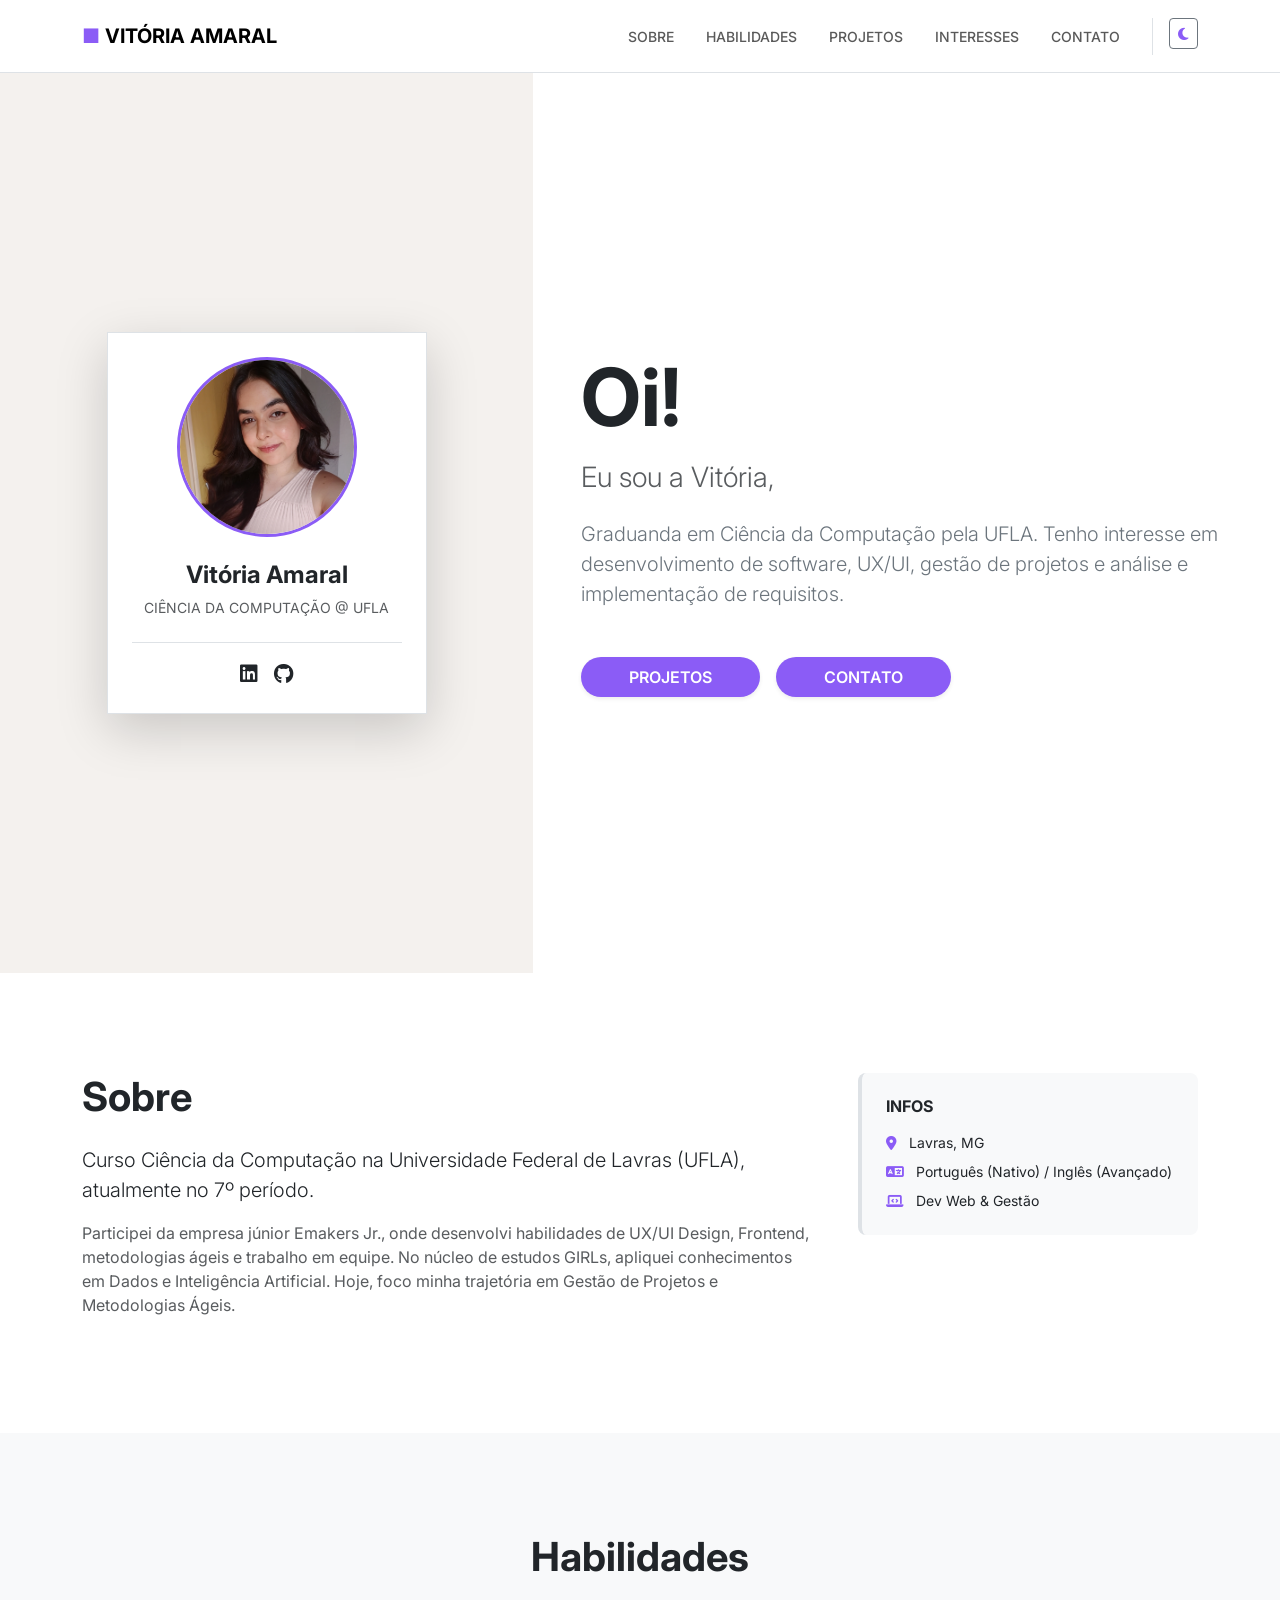
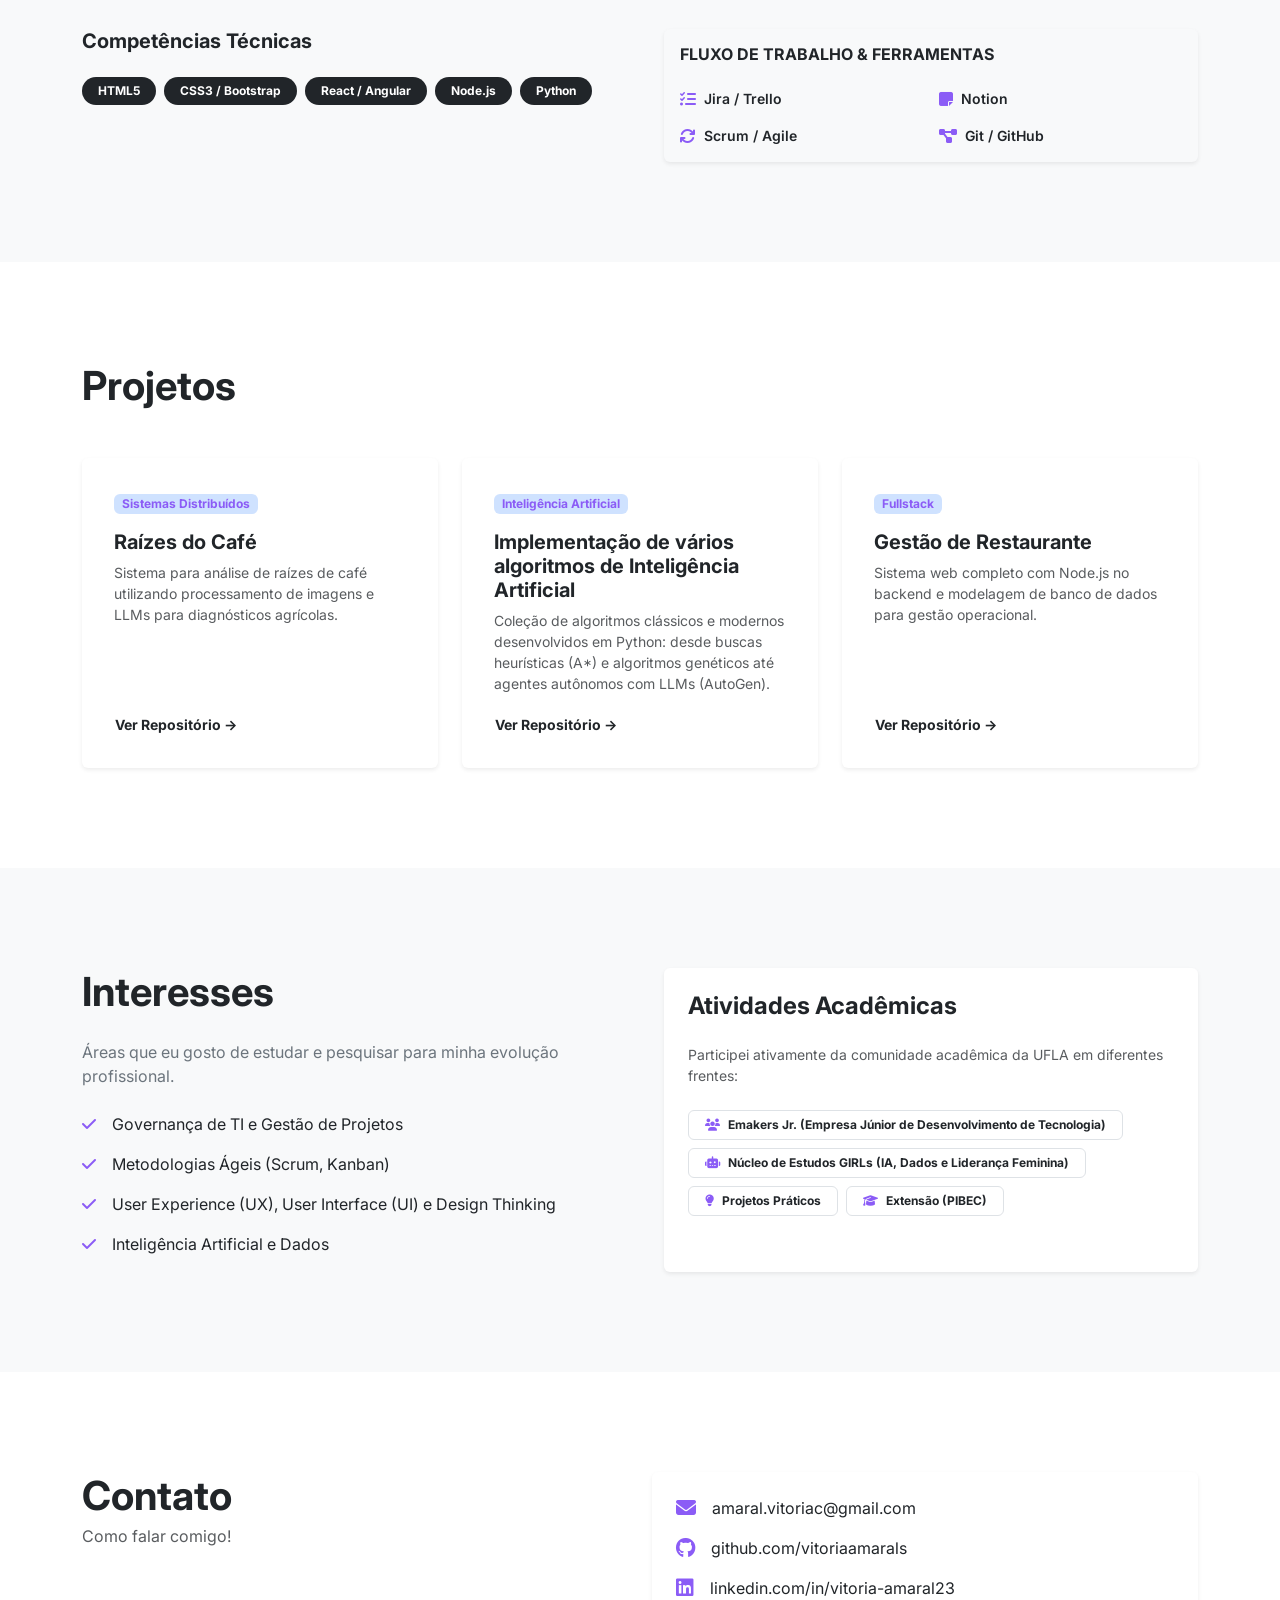
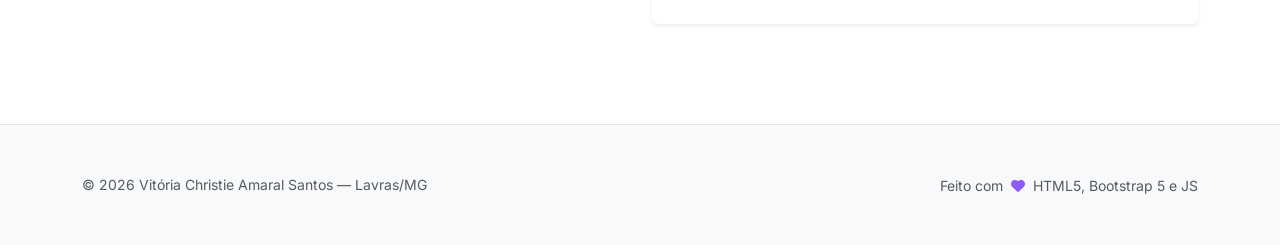
<file: bootstrap/index.html>
<!DOCTYPE html>
<html lang="pt-BR" data-bs-theme="light">
<head>
    <meta charset="utf-8">
    <meta name="viewport" content="width=device-width, initial-scale=1.0">
    <title>Vitória Amaral | Portfólio </title>

    <link href="https://cdn.jsdelivr.net/npm/bootstrap@5.3.3/dist/css/bootstrap.min.css" rel="stylesheet">
    <link rel="stylesheet" href="https://cdnjs.cloudflare.com/ajax/libs/font-awesome/6.5.0/css/all.min.css">
    <link href="https://fonts.googleapis.com/css2?family=Inter:wght@300;400;600;700&display=swap" rel="stylesheet">
    <link rel="stylesheet" href="styles.css">
</head>
<body>

    <nav class="navbar navbar-expand-lg border-bottom sticky-top bg-body py-3">
        <div class="container">
            <a class="navbar-brand fw-bold" href="#top">
                <span class="text-primary">■</span> VITÓRIA AMARAL <span class="text-body-secondary fw-light fs-6"></span>
            </a>
            <button class="navbar-toggler" type="button" data-bs-toggle="collapse" data-bs-target="#navContent">
                <span class="navbar-toggler-icon"></span>
            </button>
            <div class="collapse navbar-collapse" id="navContent">
                <ul class="navbar-nav ms-auto gap-3 fw-medium small">
                    <li class="nav-item"><a class="nav-link" href="#sobre">SOBRE</a></li>
                    <li class="nav-item"><a class="nav-link" href="#habilidades">HABILIDADES</a></li>
                    <li class="nav-item"><a class="nav-link" href="#projetos">PROJETOS</a></li>
                    <li class="nav-item"><a class="nav-link" href="#interesses">INTERESSES</a></li>
                    <li class="nav-item"><a class="nav-link" href="#contato">CONTATO</a></li>
                    <li class="nav-item border-start ps-3 ms-2">
                        <button id="themeToggle" class="btn btn-outline-secondary btn-sm" type="button">
                            <i id="themeIcon" class="fa-solid fa-moon"></i>
                        </button>
                    </li>
                </ul>
            </div>
        </div>
    </nav>

    <header id="top" class="hero-section">
        <div class="container-fluid p-0">
            <div class="row g-0 align-items-stretch min-vh-100">
                <div class="col-lg-5 bg-beige d-flex align-items-center justify-content-center py-5">
                    <div class="profile-card bg-body shadow-lg p-4 text-center">
                        <img src="../img/WhatsApp Image 2026-02-22 at 14.00.57.jpg" class="profile-pic rounded-circle mb-4" alt="Vitória Amaral">
                        <h2 class="fw-bold h4">Vitória Amaral</h2>
                        <p class="text-uppercase small tracking-widest text-body-secondary">Ciência da Computação @ UFLA</p>
                        <div class="d-flex justify-content-center gap-3 fs-5 mt-4 pt-3 border-top">
                            <a href="https://linkedin.com/in/vitoria-amaral23" target="_blank" class="text-body"><i class="fa-brands fa-linkedin"></i></a>
                            <a href="https://github.com/vitoriaamarals" target="_blank" class="text-body"><i class="fa-brands fa-github"></i></a>
                        </div>
                    </div>
                </div>
                <div class="col-lg-7 d-flex align-items-center bg-body p-5 p-lg-100">
                    <div>
                        <h1 class="display-1 fw-bold mb-3">Oi!</h1>
                        <h3 class="fw-light text-body-secondary mb-4">Eu sou a Vitória,</h3>
                        <p class="lead text-secondary mb-5">
                            Graduanda em Ciência da Computação pela UFLA. 
                            Tenho interesse em desenvolvimento de software, UX/UI, gestão de projetos e análise e implementação de requisitos. 
                        </p>
                        <div class="d-flex gap-3">
                            <a class="btn btn-primary rounded-pill px-5 py-2 shadow-sm" href="#projetos">PROJETOS</a>
                            <a class="btn btn-primary rounded-pill px-5 py-2 shadow-sm" href="#contato">CONTATO</a>
                        </div>
                    </div>
                </div>
            </div>
        </div>
    </header>

    <main class="bg-body">
        <section id="sobre" class="py-100">
            <div class="container">
                <div class="row g-5">
                    <div class="col-lg-8">
                        <h2 class="h1 fw-bold mb-4">Sobre</h2>
                        <p class="lead">Curso Ciência da Computação na Universidade Federal de Lavras (UFLA), atualmente no 7º período.</p>
                        <p class="text-body-secondary">Participei da empresa júnior Emakers Jr., onde desenvolvi habilidades de  UX/UI Design, Frontend, metodologias ágeis e trabalho em equipe. No núcleo de estudos GIRLs, apliquei conhecimentos em Dados e Inteligência Artificial. Hoje, foco minha trajetória em Gestão de Projetos e Metodologias Ágeis.</p>
                    </div>
                    <div class="col-lg-4">
                        <div class="p-4 bg-body-tertiary border-start border-4 rounded-3">
                            <h4 class="h6 fw-bold text-uppercase mb-3">Infos</h4>
                            <ul class="list-unstyled small mb-0">
                                <li class="mb-2"><i class="fa-solid fa-location-dot me-2 text-primary"></i> Lavras, MG</li>
                                <li class="mb-2"><i class="fa-solid fa-language me-2 text-primary"></i> Português (Nativo) / Inglês (Avançado)</li>
                                <li class="mb-0"><i class="fa-solid fa-laptop-code me-2 text-primary"></i> Dev Web & Gestão</li>
                            </ul>
                        </div>
                    </div>
                </div>
            </div>
        </section>

        <section id="habilidades" class="py-100 bg-body-tertiary">
            <div class="container">
                <h2 class="h1 fw-bold mb-5 text-center">Habilidades</h2>
                <div class="row g-5">
                    <div class="col-md-6">
                        <h4 class="h5 fw-bold mb-4">Competências Técnicas</h4>
                        <div class="d-flex flex-wrap gap-2">
                            <span class="badge rounded-pill text-bg-dark px-3 py-2">HTML5</span>
                            <span class="badge rounded-pill text-bg-dark px-3 py-2">CSS3 / Bootstrap</span>
                            <span class="badge rounded-pill text-bg-dark px-3 py-2">React / Angular</span>
                            <span class="badge rounded-pill text-bg-dark px-3 py-2">Node.js</span>
                            <span class="badge rounded-pill text-bg-dark px-3 py-2">Python</span>
                        </div>
                    </div>
                  
                    <div class="col-12 col-lg-6">
            <div class="card shadow-sm h-100 border-0 bg-body-tertiary">
                <div class="card-body">
                    <h3 class="h6 fw-bold text-uppercase mb-4">Fluxo de Trabalho & Ferramentas</h3>
            
                    <div class="row g-3">
                        <div class="col-6">
                            <div class="d-flex align-items-center gap-2">
                                <i class="fa-solid fa-list-check text-primary"></i>
                                <span class="small fw-semibold">Jira / Trello</span>
                            </div>
                        </div>
                        <div class="col-6">
                            <div class="d-flex align-items-center gap-2">
                                <i class="fa-solid fa-note-sticky text-primary"></i>
                                <span class="small fw-semibold">Notion</span>
                            </div>
                        </div>
                        <div class="col-6">
                            <div class="d-flex align-items-center gap-2">
                                <i class="fa-solid fa-sync text-primary"></i>
                                <span class="small fw-semibold">Scrum / Agile</span>
                            </div>
                        </div>
                        <div class="col-6">
                            <div class="d-flex align-items-center gap-2">
                                <i class="fa-solid fa-diagram-project text-primary"></i>
                                <span class="small fw-semibold">Git / GitHub</span>
                            </div>
                        </div>
                    </div>

                </div>
            </div>
        </section>

        <section id="projetos" class="py-100">
        <div class="container">
            <h2 class="h1 fw-bold mb-5">Projetos</h2>
            <div class="row g-4">
            
                <div class="col-lg-4">
                    <div class="card h-100 border-0 shadow-sm p-3">
                        <div class="card-body d-flex flex-column">
                            <div class="mb-3">
                                <span class="badge bg-primary-subtle text-primary">Sistemas Distribuídos</span>
                            </div>
                            <h5 class="fw-bold">Raízes do Café</h5>
                            <p class="text-body-secondary small">Sistema para análise de raízes de café utilizando processamento de imagens e LLMs para diagnósticos agrícolas.</p>
                            <div class="mt-auto">
                                <a href="https://github.com/LiHypnos/SD_Raizes_do_Cafe" target="_blank" class="btn btn-sm btn-link text-body p-0 fw-bold text-decoration-none">Ver Repositório →</a>
                            </div>
                        </div>
                    </div>
                </div>

                <div class="col-lg-4">
                    <div class="card h-100 border-0 shadow-sm p-3">
                        <div class="card-body d-flex flex-column">
                            <div class="mb-3">
                                <span class="badge bg-primary-subtle text-primary">Inteligência Artificial</span>
                            </div>
                            <h5 class="fw-bold">Implementação de vários algoritmos de Inteligência Artificial</h5>
                            <p class="text-body-secondary small">Coleção de algoritmos clássicos e modernos desenvolvidos em Python: desde buscas heurísticas (A*) e algoritmos genéticos até agentes autônomos com LLMs (AutoGen).</p>
                            <div class="mt-auto">
                                <a href="https://github.com/vitoriaamarals/Projetos-IA" class="btn btn-sm btn-link text-body p-0 fw-bold text-decoration-none">Ver Repositório →</a>
                            </div>
                        </div>
                    </div>
                </div>

                <div class="col-lg-4">
                    <div class="card h-100 border-0 shadow-sm p-3">
                        <div class="card-body d-flex flex-column">
                            <div class="mb-3">
                                <span class="badge bg-primary-subtle text-primary">Fullstack</span>
                            </div>
                            <h5 class="fw-bold">Gestão de Restaurante</h5>
                            <p class="text-body-secondary small">Sistema web completo com Node.js no backend e modelagem de banco de dados para gestão operacional.</p>
                            <div class="mt-auto">
                                <a href="https://github.com/vitoriaamarals/sistemaRestaurante" class="btn btn-sm btn-link text-body p-0 fw-bold text-decoration-none">Ver Repositório →</a>
                            </div>
                        </div>
                    </div>
                </div>

            </div> 
        </div>
    </section>

        <section id="interesses" class="py-100 bg-body-tertiary">
            <div class="container">
                <div class="row g-5">
                    <div class="col-lg-6">
                        <h2 class="h1 fw-bold mb-4">Interesses</h2>
                        <p class="text-secondary mb-4">Áreas que eu gosto de estudar e pesquisar para minha evolução profissional.</p>
                        <ul class="list-unstyled">
                            <li class="mb-3 d-flex align-items-center">
                                <i class="fa-solid fa-check text-primary me-3"></i> 
                                <span>Governança de TI e Gestão de Projetos</span>
                            </li>
                            <li class="mb-3 d-flex align-items-center">
                                <i class="fa-solid fa-check text-primary me-3"></i> 
                                <span>Metodologias Ágeis (Scrum, Kanban)</span>
                            </li>
                            <li class="mb-3 d-flex align-items-center">
                                <i class="fa-solid fa-check text-primary me-3"></i> 
                                <span>User Experience (UX), User Interface (UI) e Design Thinking</span>
                            </li>
                            <li class="mb-3 d-flex align-items-center">
                                <i class="fa-solid fa-check text-primary me-3"></i> 
                                <span>Inteligência Artificial e Dados</span>
                            </li>
                        </ul>
                    </div>
                    <div class="col-lg-6">
                        <div class="card border-0 shadow-sm h-100 p-4">
                            <h4 class="fw-bold mb-4">Atividades Acadêmicas</h4>
                            <p class="small text-body-secondary mb-4">Participei ativamente da comunidade acadêmica da UFLA em diferentes frentes:</p>
                            <div class="d-flex flex-wrap gap-2">
                                <span class="badge text-bg-body border text-body px-3 py-2">
                                    <i class="fa-solid fa-users me-2 text-primary"></i>Emakers Jr. (Empresa Júnior de Desenvolvimento de Tecnologia)
                                </span>
                                <span class="badge text-bg-body border text-body px-3 py-2">
                                    <i class="fa-solid fa-robot me-2 text-primary"></i>Núcleo de Estudos GIRLs (IA, Dados e Liderança Feminina)
                                </span>
                                <span class="badge text-bg-body border text-body px-3 py-2">
                                    <i class="fa-solid fa-lightbulb me-2 text-primary"></i>Projetos Práticos  
                                </span>
                                <span class="badge text-bg-body border text-body px-3 py-2">
                                    <i class="fa-solid fa-graduation-cap me-2 text-primary"></i>Extensão (PIBEC)
                                </span>
                            </div>
                        </div>
                    </div>
                </div>
            </div>
        </section>
    </main>

    <section id="contato" class="py-100 bg-body">
    <div class="container">
        

        <div class="row g-4">
            <div class="col-12 col-lg-6">
                <h2 class="h1 fw-bold mb-1">Contato</h2>
                    <p class="text-body-secondary mb-0">Como falar comigo!</p>
            </div>
            <div class="col-12 col-lg-6">
                <div class="card h-100 border-0 shadow-sm bg-body">
                    <div class="card-body p-4">
                        <ul class="list-unstyled mb-0">
                            <li class="d-flex gap-3 align-items-center mb-3">
                                <i class="fa-solid fa-envelope text-primary fs-5"></i>
                                <span class="text-body">amaral.vitoriac@gmail.com</span>
                            </li>
                            <li class="d-flex gap-3 align-items-center mb-3">
                                <i class="fa-brands fa-github text-primary fs-5"></i>
                                <a class="text-decoration-none text-body" href="https://github.com/vitoriaamarals" target="_blank">
                                    github.com/vitoriaamarals
                                </a>
                            </li>
                            <li class="d-flex gap-3 align-items-center">
                                <i class="fa-brands fa-linkedin text-primary fs-5"></i>
                                <a class="text-decoration-none text-body" href="https://linkedin.com/in/vitoria-amaral23" target="_blank">
                                    linkedin.com/in/vitoria-amaral23
                                </a>
                            </li>
                        </ul>
                    </div>
                </div>
            </div>

            
        </div>
    </div>
</section>

<footer class="border-top py-5 bg-body-tertiary">
    <div class="container">
        <div class="d-flex flex-column flex-md-row justify-content-between align-items-center gap-3">
            <div class="text-center text-md-start">
                <small class="text-body-secondary d-block">
                    © <span id="year">2026</span> Vitória Christie Amaral Santos — Lavras/MG
                </small>
                
            </div>
            <div class="text-center text-md-end">
                <small class="text-body-secondary">
                    Feito com <i class="fa-solid fa-heart text-primary mx-1"></i> HTML5, Bootstrap 5 e JS
                </small>
            </div>
        </div>
    </div>
</footer>

    <script src="https://cdn.jsdelivr.net/npm/bootstrap@5.3.3/dist/js/bootstrap.bundle.min.js"></script>
    <script src="script.js"></script>
</body>
</html>
</file>
<file: bootstrap/styles.css>
:root {
    --primary-purple: #8b5cf6; 
    --primary-hover: #7c3aed;
    --beige: #F4F1EE;
}

body {
    font-family: 'Inter', sans-serif;
    transition: background-color 0.3s ease, color 0.3s ease;
}

/* Ajuste de seções para Dark Mode */
.py-100 { padding: 100px 0; }

.navbar {
    border-bottom: 1px solid var(--bs-border-color) !important;
}

.text-primary { color: var(--primary-purple) !important; }
.btn-primary { 
    background-color: var(--primary-purple); 
    border: none;
    font-weight: 600;
}
.btn-primary:hover { background-color: var(--primary-hover); }
.btn-outline-primary { border-color: var(--primary-purple); color: var(--primary-purple); }
.btn-outline-primary:hover { background-color: var(--primary-purple); border-color: var(--primary-purple); }

/* Hero Section */
.bg-beige { background-color: var(--beige); }
[data-bs-theme="dark"] .bg-beige { 
    background-color: #161b33 !important; /* Um tom de roxo bem escuro para o fundo do tema dark */
}

.profile-card {
    width: 320px;
    background-color: var(--bs-body-bg); /* Segue o fundo do tema atual */
    border: 1px solid var(--bs-border-color);
}

.profile-pic {
    width: 180px;
    height: 180px;
    object-fit: cover;
    border: 3px solid var(--primary-purple);
}

/* Correção de Badges no Dark Mode */
.badge.text-bg-light {
    background-color: var(--bs-tertiary-bg) !important;
    color: var(--bs-body-color) !important;
    border: 1px solid var(--bs-border-color) !important;
}

#themeIcon {
    transition: transform 0.3s ease, color 0.3s ease;
}

.fa-sun {
    color: #fadb14;
}

.fa-moon {
    color: var(--primary-purple);
}
</file>
